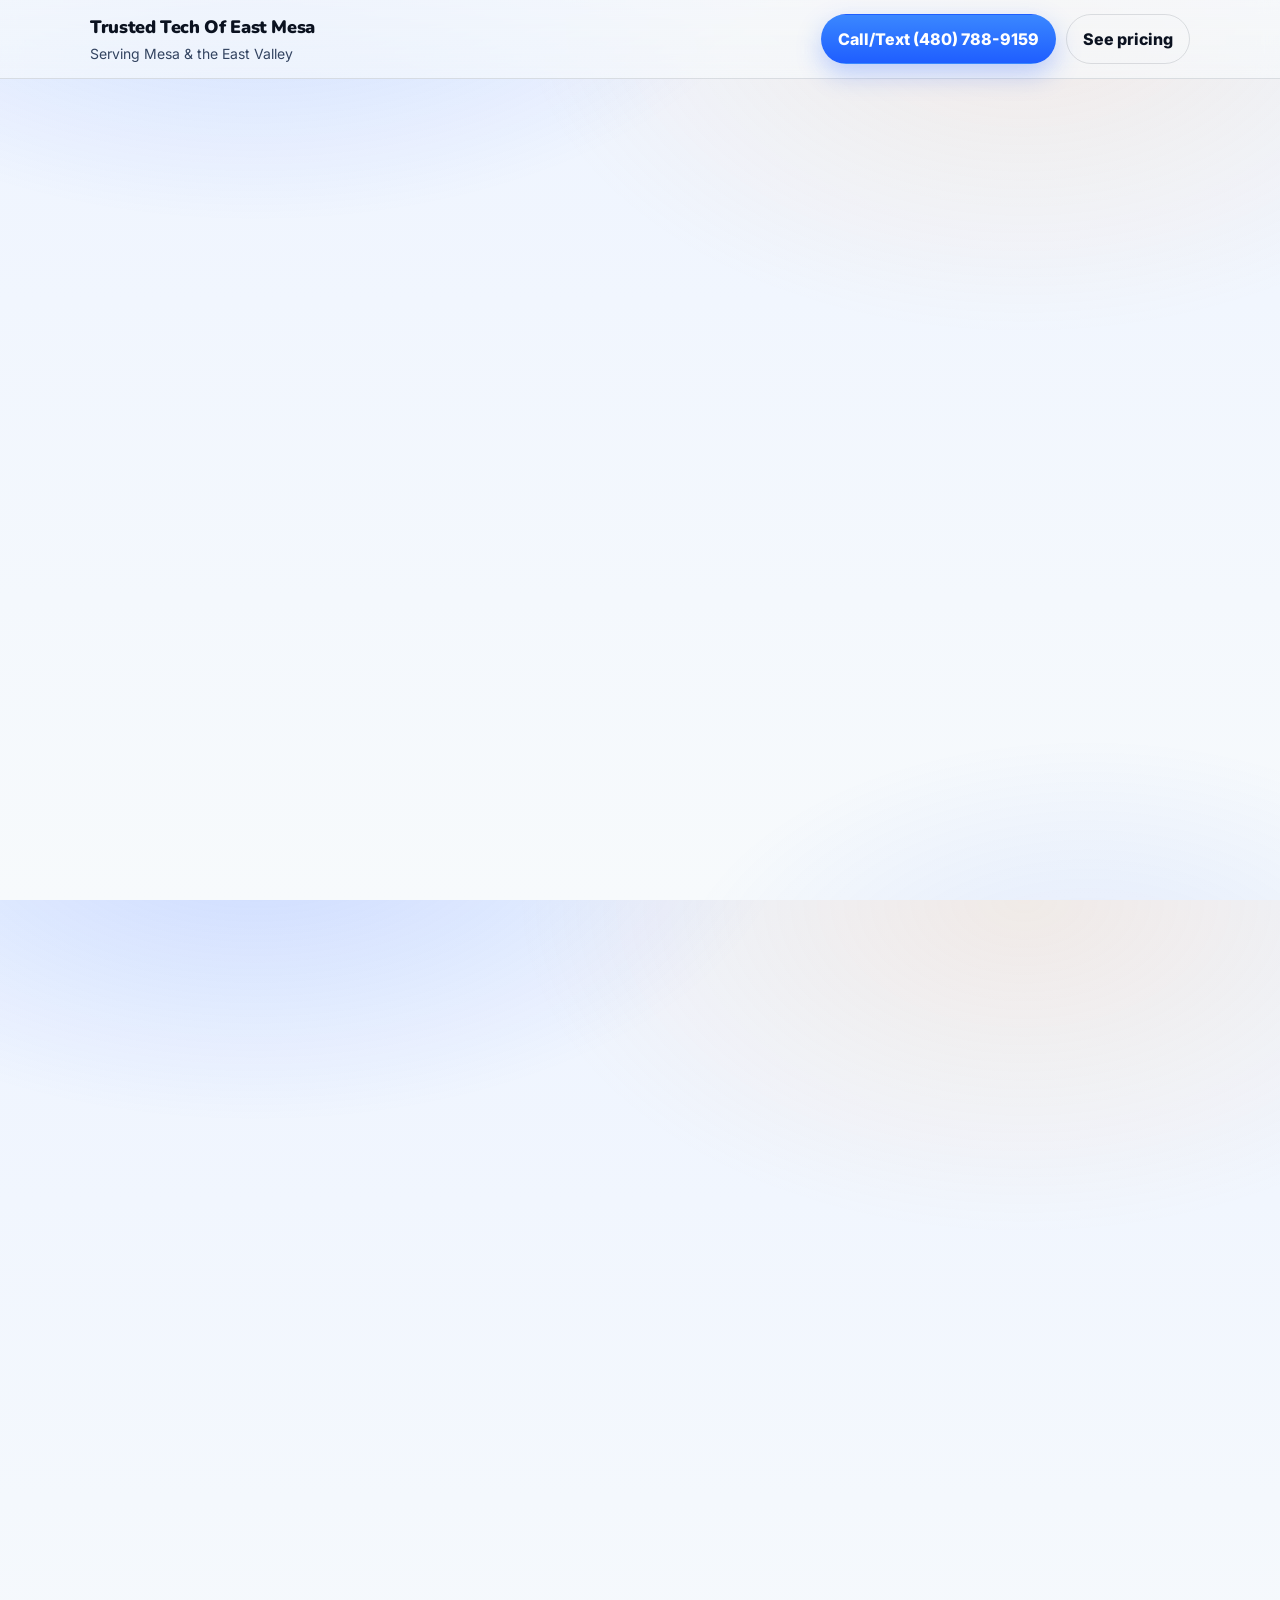
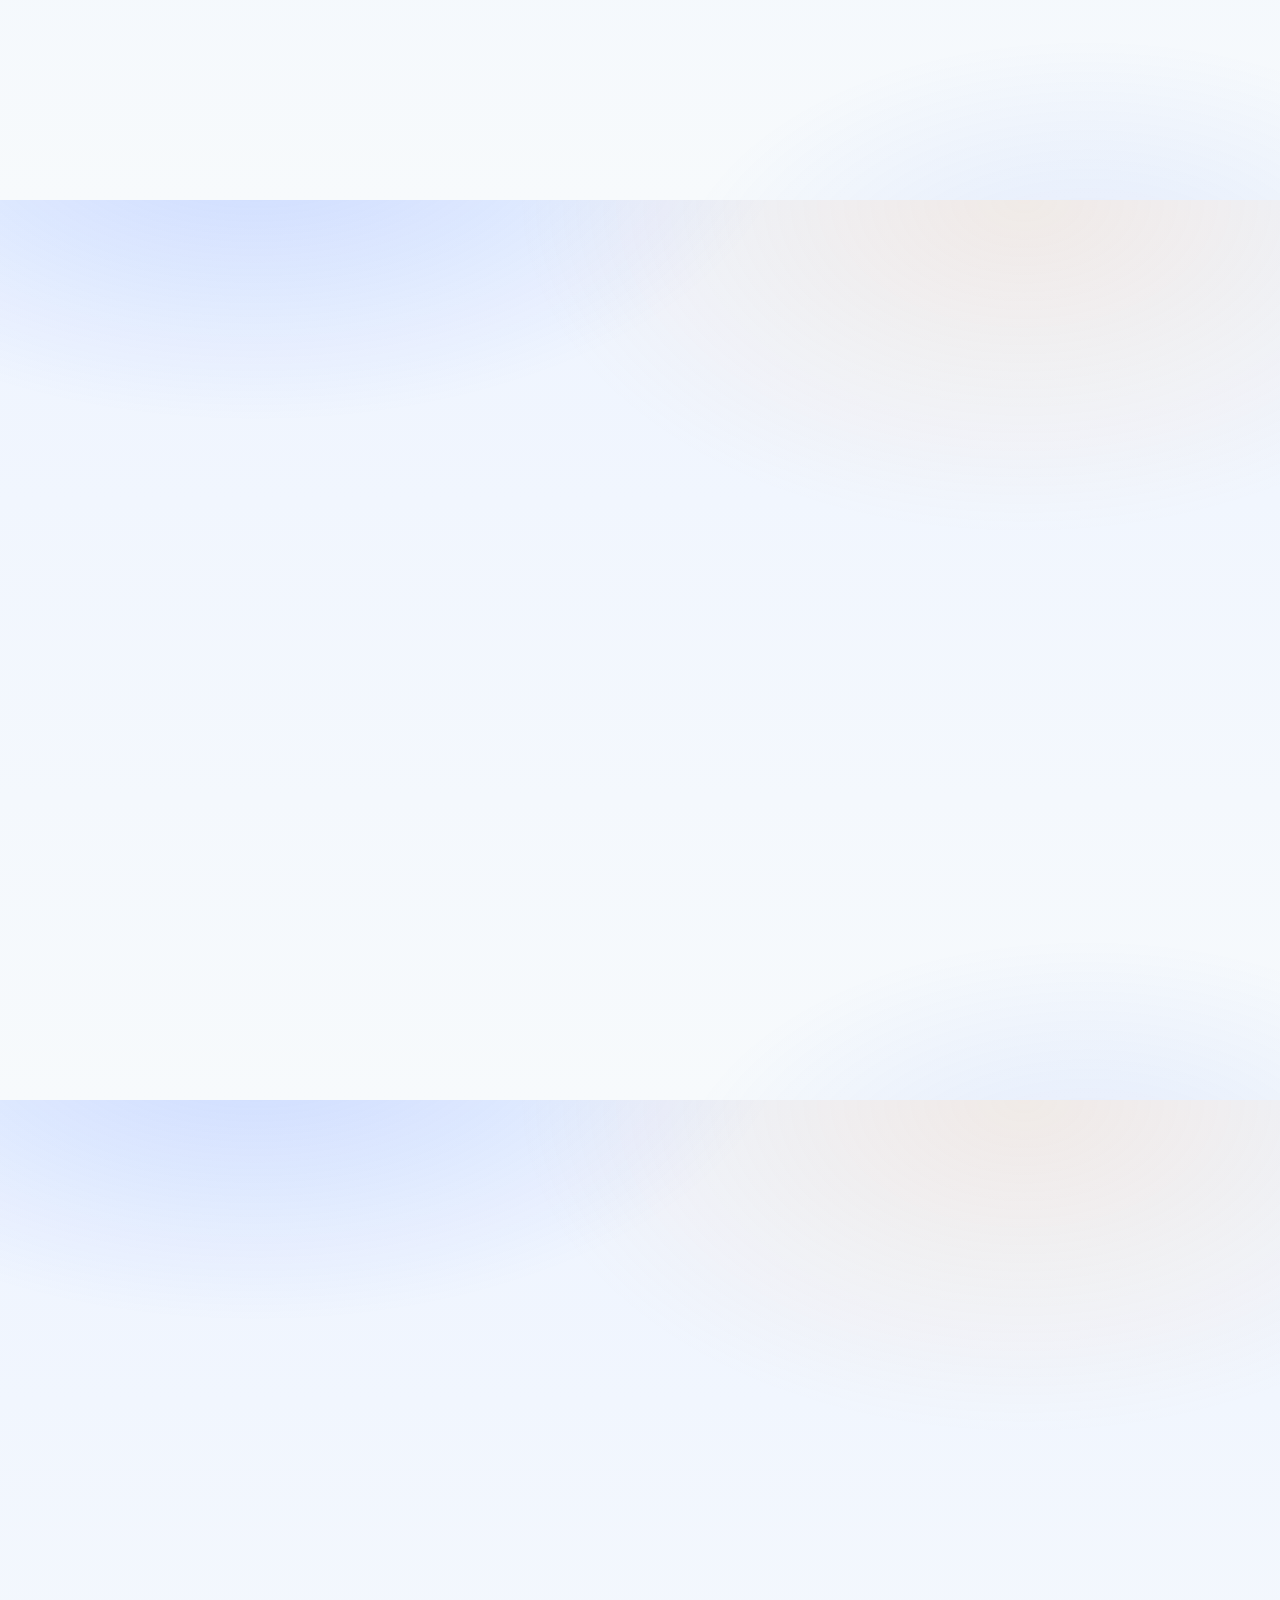
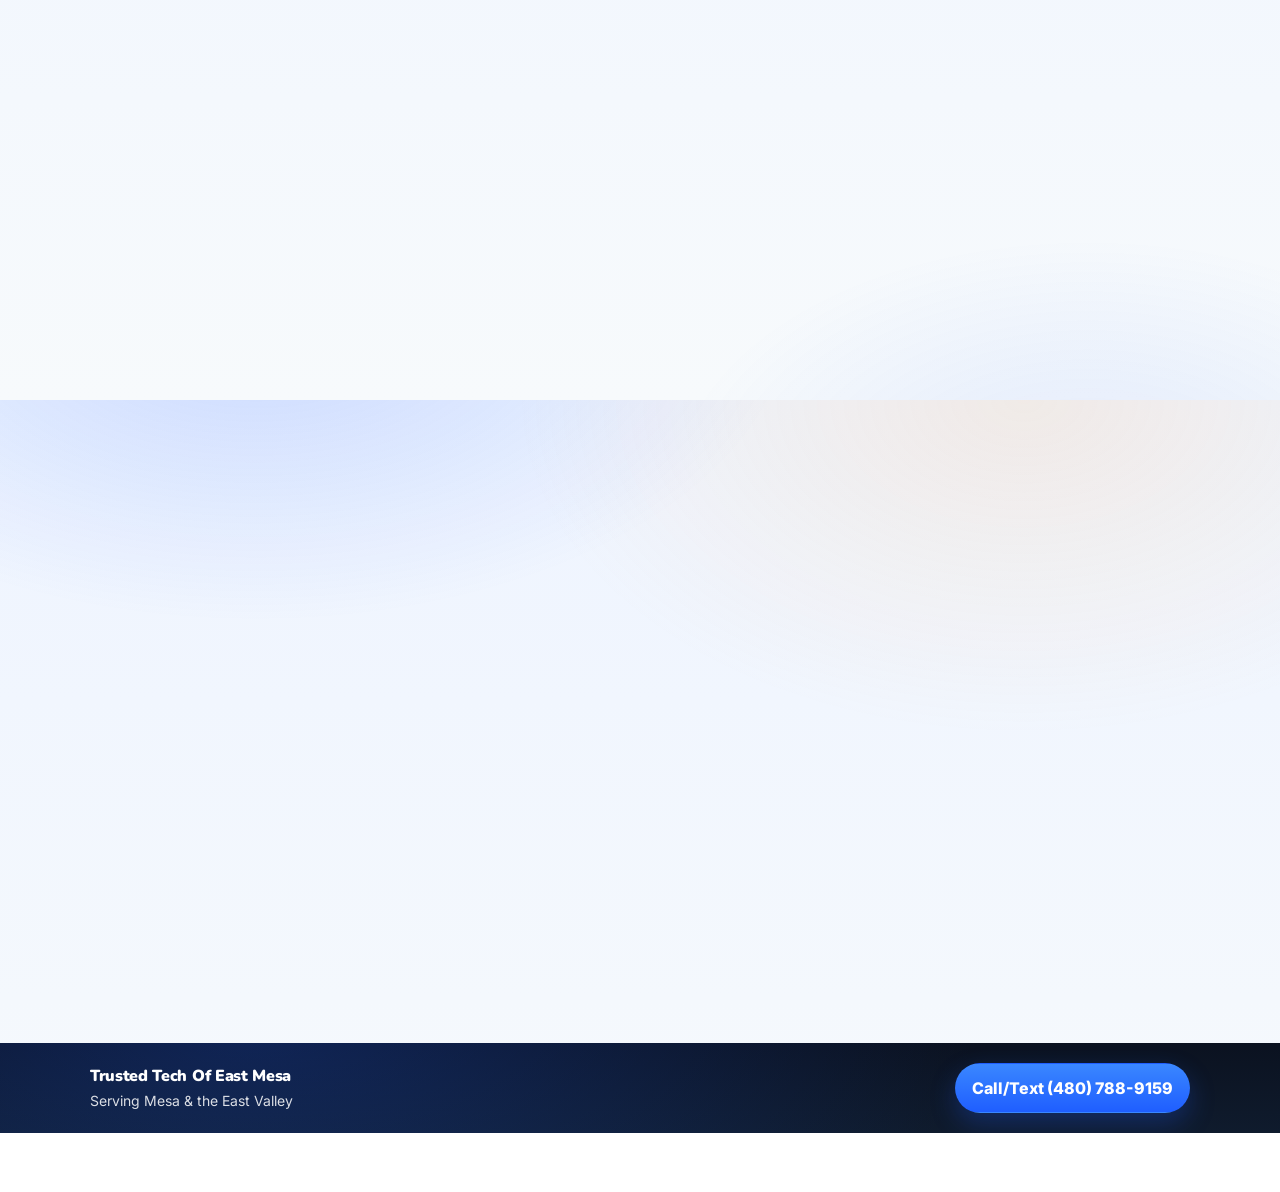
<file: index.html>
<!doctype html>
<html lang="en">
  <head>
    <meta charset="utf-8" />
    <meta name="viewport" content="width=device-width, initial-scale=1" />
    <title>Trusted Tech of East Mesa</title>
    <meta http-equiv="refresh" content="0; url=./site/" />
    <link rel="canonical" href="./site/" />
    <meta name="robots" content="noindex" />
    <style>
      body {
        font-family: system-ui, -apple-system, Segoe UI, Roboto, Arial, sans-serif;
        padding: 24px;
        line-height: 1.5;
      }
    </style>
  </head>
  <body>
    <p>
      Redirecting… If you’re not redirected,
      <a href="./site/">open the website here</a>.
    </p>
  </body>
</html>
</file>
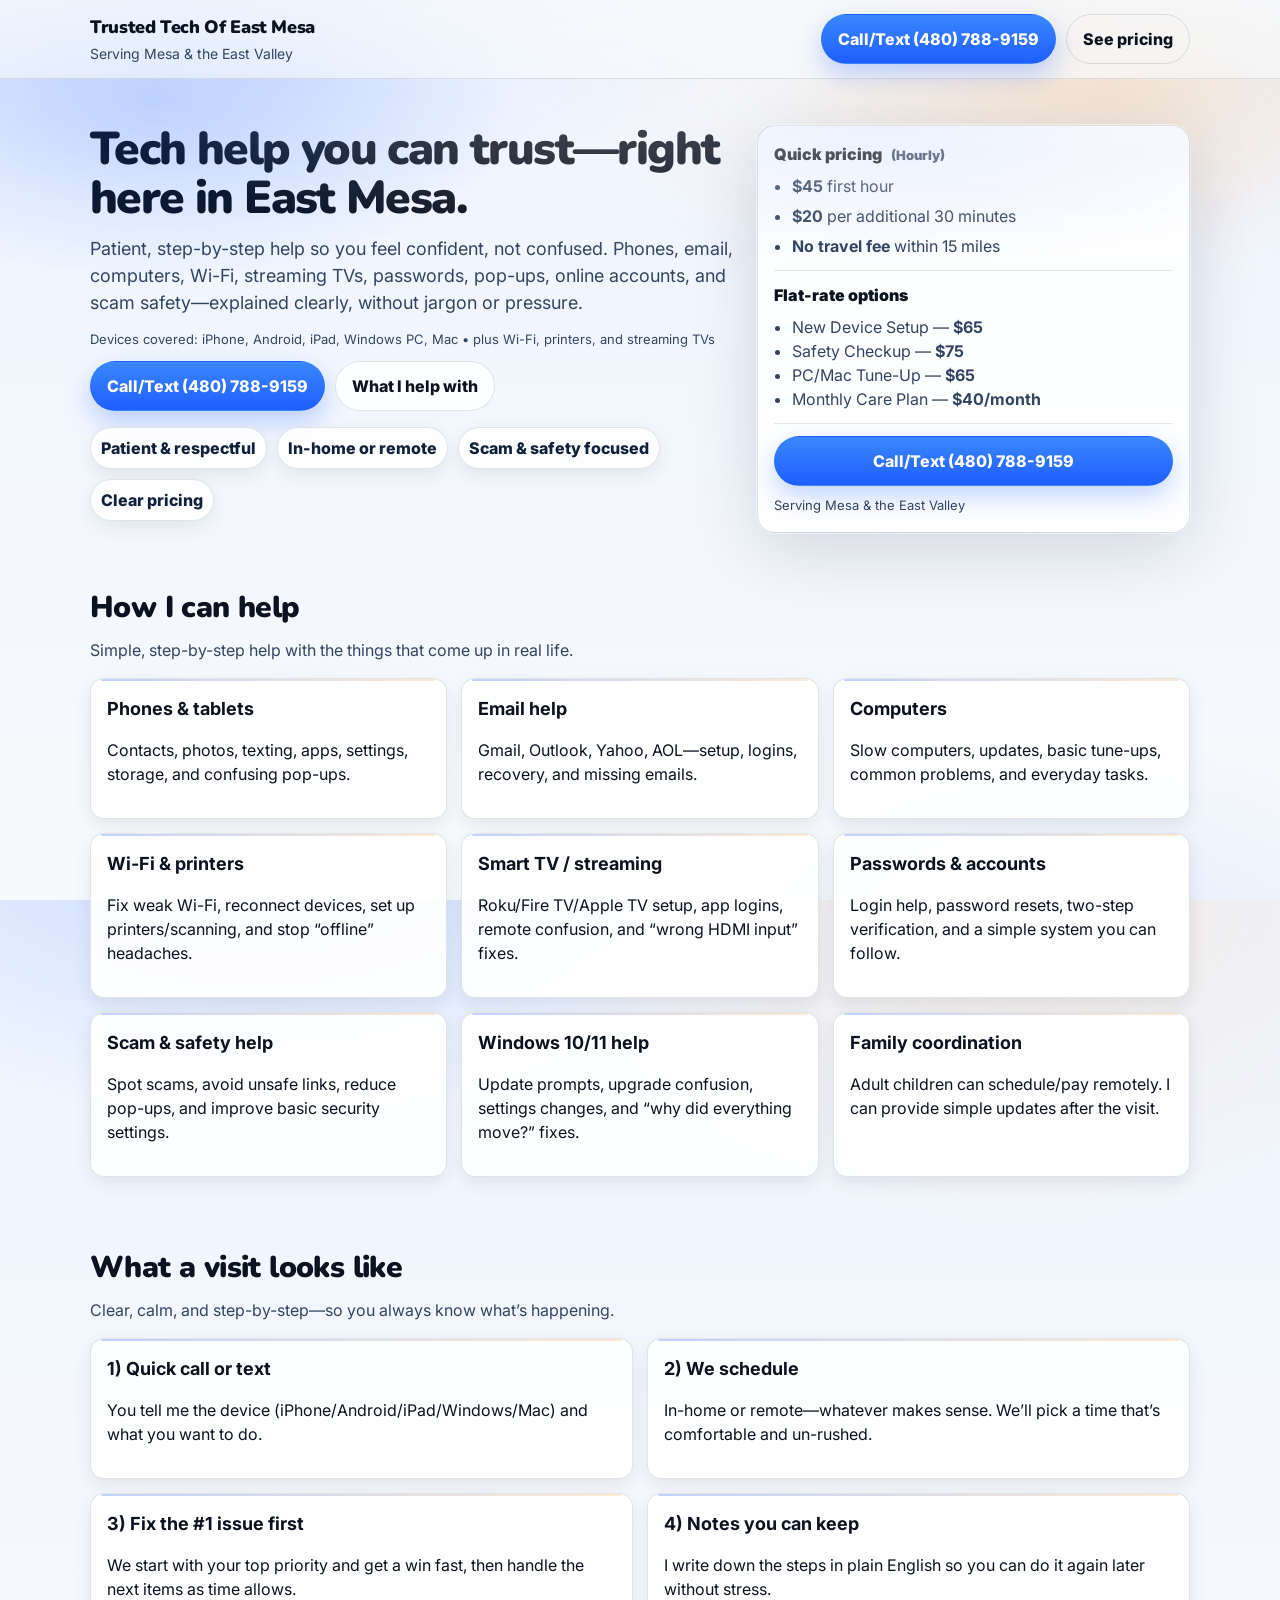
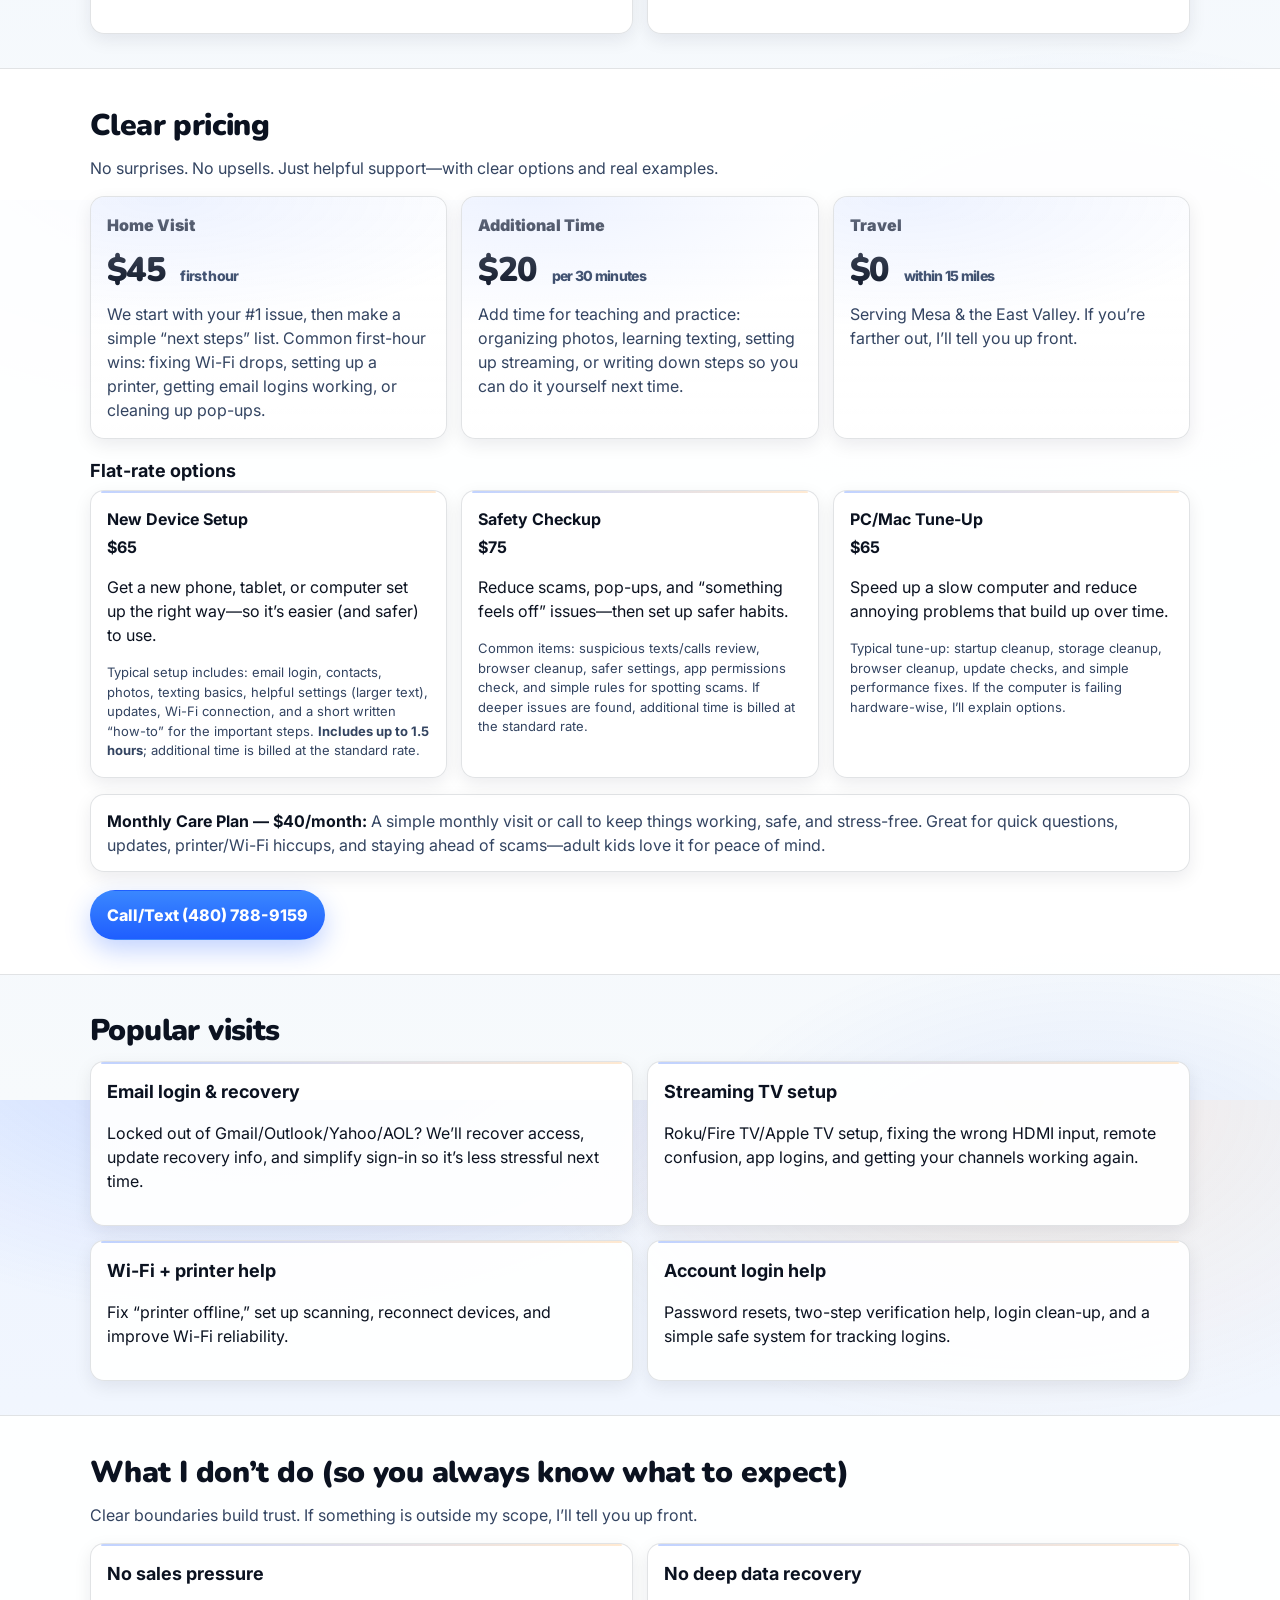
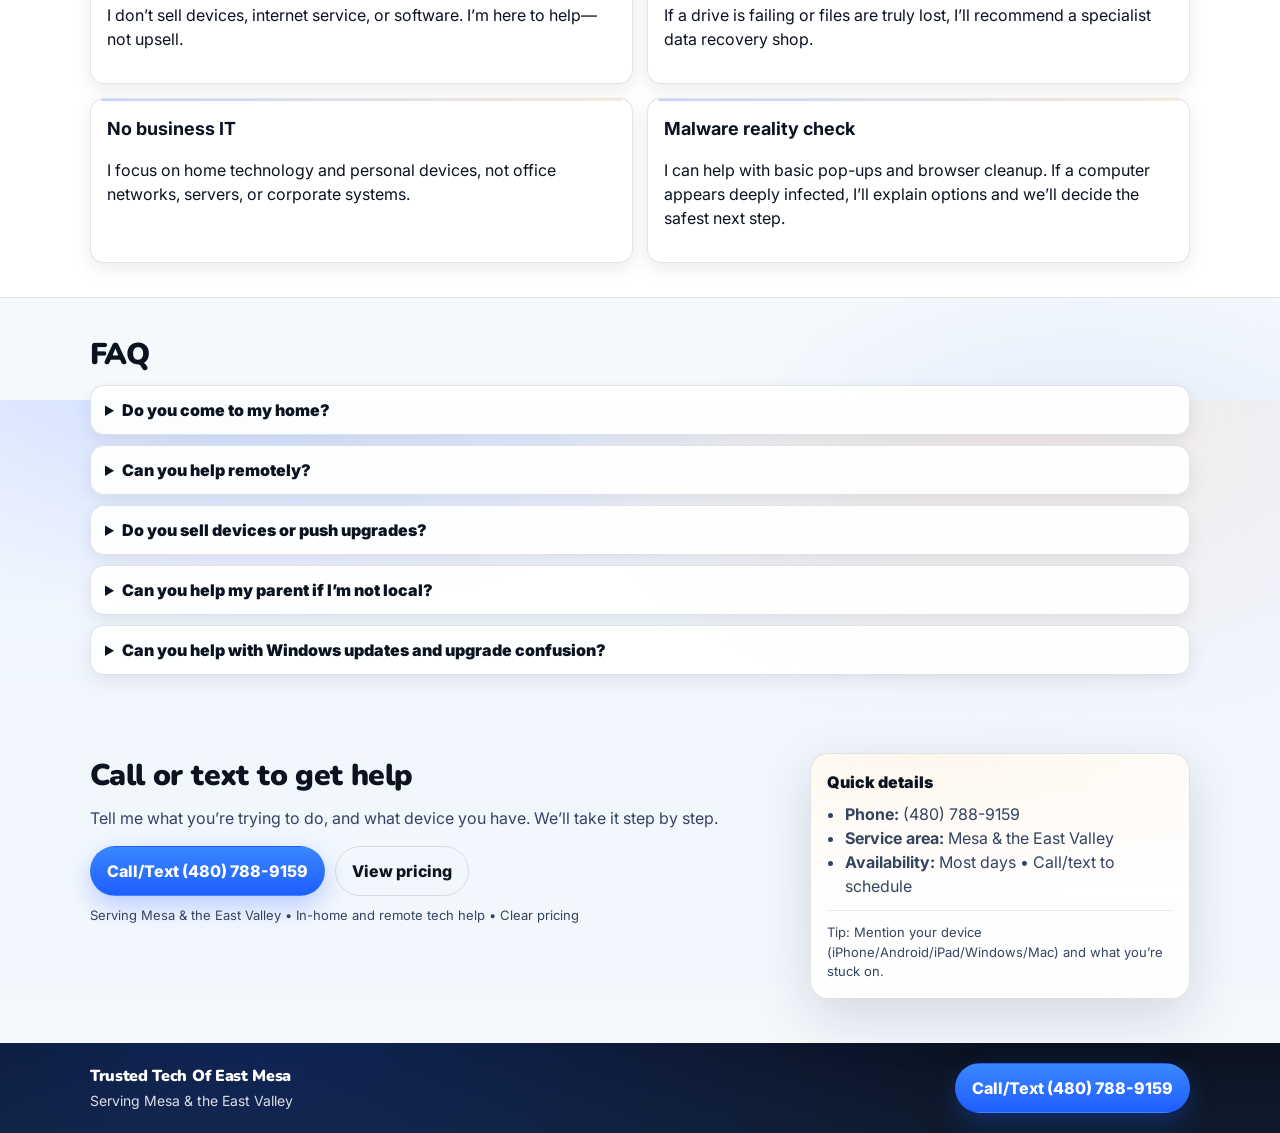
<file: site/index.html>
<!doctype html>
<html lang="en">
  <head>
    <meta charset="utf-8" />
    <meta name="viewport" content="width=device-width, initial-scale=1" />
    <title>Trusted Tech Of East Mesa | In-Home & Remote Tech Help</title>
    <meta
      name="description"
      content="Patient, in-home and remote tech help for older adults and families in Mesa & the East Valley. Phones, email, computers, Wi-Fi, streaming TVs, passwords, scam safety. Call/Text (480) 788-9159."
    />
    <meta name="theme-color" content="#1F5EFF" />

    <link rel="preconnect" href="https://fonts.googleapis.com" />
    <link rel="preconnect" href="https://fonts.gstatic.com" crossorigin />
    <link
      href="https://fonts.googleapis.com/css2?family=Inter:wght@400;500;600;700&family=Nunito:wght@600;700;800;900&display=swap"
      rel="stylesheet"
    />
    <link rel="stylesheet" href="./styles.css" />
    <script defer src="./motion.js"></script>

    <meta property="og:title" content="Trusted Tech Of East Mesa" />
    <meta
      property="og:description"
      content="Patient, in-home and remote tech help. Serving Mesa & the East Valley. Call/Text (480) 788-9159."
    />
    <meta property="og:type" content="website" />

    <script type="application/ld+json">
      {
        "@context": "https://schema.org",
        "@type": "LocalBusiness",
        "name": "Trusted Tech Of East Mesa",
        "telephone": "+14807889159",
        "areaServed": ["Mesa, AZ", "East Valley"],
        "priceRange": "$$",
        "slogan": "Serving Mesa & the East Valley",
        "description": "Patient, in-home and remote tech help for older adults and families. Phones, tablets, email, computers, Wi-Fi, printers, smart TVs, passwords, online accounts, scam safety.",
        "serviceType": [
          "In-home tech help",
          "Remote tech help",
          "Smartphone help",
          "Email help",
          "Computer help",
          "Wi-Fi and printer help",
          "Smart TV / streaming setup",
          "Password and account help",
          "Scam and safety checkups",
          "New device setup",
          "One-on-one lessons"
        ],
        "address": {
          "@type": "PostalAddress",
          "addressLocality": "Mesa",
          "addressRegion": "AZ",
          "addressCountry": "US"
        }
      }
    </script>
  </head>
  <body>
    <a class="skip-link" href="#main">Skip to content</a>

    <header class="site-header">
      <div class="container header-inner">
        <div class="brand">
          <div class="brand-name">Trusted Tech Of East Mesa</div>
          <div class="brand-tagline">Serving Mesa &amp; the East Valley</div>
        </div>

        <div class="header-cta">
          <a class="button primary" href="tel:+14807889159">Call/Text (480) 788-9159</a>
          <a class="button ghost" href="#pricing">See pricing</a>
        </div>
      </div>
    </header>

    <main id="main">
      <section class="hero" data-reveal>
        <div class="container hero-grid">
          <div>
            <h1>Tech help you can trust—right here in East Mesa.</h1>
            <p class="lead">
              Patient, step-by-step help so you feel confident, not confused. Phones, email, computers, Wi-Fi, streaming
              TVs, passwords, pop-ups, online accounts, and scam safety—explained clearly, without jargon or pressure.
            </p>
            <p class="micro">Devices covered: iPhone, Android, iPad, Windows PC, Mac • plus Wi-Fi, printers, and streaming TVs</p>
            <div class="hero-actions">
              <a class="button primary" href="tel:+14807889159">Call/Text (480) 788-9159</a>
              <a class="button secondary" href="#help">What I help with</a>
            </div>
            <div class="trust-points" aria-label="Key benefits">
              <div class="pill">Patient &amp; respectful</div>
              <div class="pill">In-home or remote</div>
              <div class="pill">Scam &amp; safety focused</div>
              <div class="pill">Clear pricing</div>
            </div>
          </div>

          <aside class="hero-card" aria-label="Quick info">
            <div class="card-title">Quick pricing <span class="muted-inline">(Hourly)</span></div>
            <ul class="checklist">
              <li><strong>$45</strong> first hour</li>
              <li><strong>$20</strong> per additional 30 minutes</li>
              <li><strong>No travel fee</strong> within 15 miles</li>
            </ul>
            <div class="divider"></div>
            <div class="card-title">Flat-rate options</div>
            <ul class="list">
              <li>New Device Setup — <strong>$65</strong></li>
              <li>Safety Checkup — <strong>$75</strong></li>
              <li>PC/Mac Tune-Up — <strong>$65</strong></li>
              <li>Monthly Care Plan — <strong>$40/month</strong></li>
            </ul>
            <div class="divider"></div>
            <a class="button primary full" href="tel:+14807889159">Call/Text (480) 788-9159</a>
            <p class="micro">Serving Mesa &amp; the East Valley</p>
          </aside>
        </div>
      </section>

      <section id="help" class="section" data-reveal>
        <div class="container">
          <h2>How I can help</h2>
          <p class="subhead">Simple, step-by-step help with the things that come up in real life.</p>

          <div class="grid cards">
            <div class="card">
              <h3>Phones &amp; tablets</h3>
              <p>Contacts, photos, texting, apps, settings, storage, and confusing pop-ups.</p>
            </div>
            <div class="card">
              <h3>Email help</h3>
              <p>Gmail, Outlook, Yahoo, AOL—setup, logins, recovery, and missing emails.</p>
            </div>
            <div class="card">
              <h3>Computers</h3>
              <p>Slow computers, updates, basic tune-ups, common problems, and everyday tasks.</p>
            </div>
            <div class="card">
              <h3>Wi-Fi &amp; printers</h3>
              <p>Fix weak Wi-Fi, reconnect devices, set up printers/scanning, and stop “offline” headaches.</p>
            </div>
            <div class="card">
              <h3>Smart TV / streaming</h3>
              <p>Roku/Fire TV/Apple TV setup, app logins, remote confusion, and “wrong HDMI input” fixes.</p>
            </div>
            <div class="card">
              <h3>Passwords &amp; accounts</h3>
              <p>Login help, password resets, two-step verification, and a simple system you can follow.</p>
            </div>
            <div class="card">
              <h3>Scam &amp; safety help</h3>
              <p>Spot scams, avoid unsafe links, reduce pop-ups, and improve basic security settings.</p>
            </div>
            <div class="card">
              <h3>Windows 10/11 help</h3>
              <p>Update prompts, upgrade confusion, settings changes, and “why did everything move?” fixes.</p>
            </div>
            <div class="card">
              <h3>Family coordination</h3>
              <p>Adult children can schedule/pay remotely. I can provide simple updates after the visit.</p>
            </div>
          </div>
        </div>
      </section>

      <section class="section" data-reveal>
        <div class="container">
          <h2>What a visit looks like</h2>
          <p class="subhead">Clear, calm, and step-by-step—so you always know what’s happening.</p>
          <div class="grid two">
            <div class="card">
              <h3>1) Quick call or text</h3>
              <p>You tell me the device (iPhone/Android/iPad/Windows/Mac) and what you want to do.</p>
            </div>
            <div class="card">
              <h3>2) We schedule</h3>
              <p>In-home or remote—whatever makes sense. We’ll pick a time that’s comfortable and un-rushed.</p>
            </div>
            <div class="card">
              <h3>3) Fix the #1 issue first</h3>
              <p>We start with your top priority and get a win fast, then handle the next items as time allows.</p>
            </div>
            <div class="card">
              <h3>4) Notes you can keep</h3>
              <p>I write down the steps in plain English so you can do it again later without stress.</p>
            </div>
          </div>
        </div>
      </section>

      <section id="pricing" class="section alt" data-reveal>
        <div class="container">
          <h2>Clear pricing</h2>
          <p class="subhead">No surprises. No upsells. Just helpful support—with clear options and real examples.</p>

          <div class="grid three">
            <div class="price-card">
              <div class="price-title">Home Visit</div>
              <div class="price-amount">$45 <span>first hour</span></div>
              <p class="price-note">
                We start with your #1 issue, then make a simple “next steps” list. Common first-hour wins: fixing Wi-Fi
                drops, setting up a printer, getting email logins working, or cleaning up pop-ups.
              </p>
            </div>
            <div class="price-card">
              <div class="price-title">Additional Time</div>
              <div class="price-amount">$20 <span>per 30 minutes</span></div>
              <p class="price-note">
                Add time for teaching and practice: organizing photos, learning texting, setting up streaming, or writing
                down steps so you can do it yourself next time.
              </p>
            </div>
            <div class="price-card">
              <div class="price-title">Travel</div>
              <div class="price-amount">$0 <span>within 15 miles</span></div>
              <p class="price-note">Serving Mesa &amp; the East Valley. If you’re farther out, I’ll tell you up front.</p>
            </div>
          </div>

          <h3 class="mt">Flat-rate options</h3>
          <div class="grid three">
            <div class="card">
              <h4>New Device Setup</h4>
              <p class="price-inline"><strong>$65</strong></p>
              <p>Get a new phone, tablet, or computer set up the right way—so it’s easier (and safer) to use.</p>
              <p class="micro">
                Typical setup includes: email login, contacts, photos, texting basics, helpful settings (larger text),
                updates, Wi-Fi connection, and a short written “how-to” for the important steps.
                <strong>Includes up to 1.5 hours</strong>; additional time is billed at the standard rate.
              </p>
            </div>
            <div class="card">
              <h4>Safety Checkup</h4>
              <p class="price-inline"><strong>$75</strong></p>
              <p>Reduce scams, pop-ups, and “something feels off” issues—then set up safer habits.</p>
              <p class="micro">
                Common items: suspicious texts/calls review, browser cleanup, safer settings, app permissions check, and
                simple rules for spotting scams. If deeper issues are found, additional time is billed at the standard
                rate.
              </p>
            </div>
            <div class="card">
              <h4>PC/Mac Tune-Up</h4>
              <p class="price-inline"><strong>$65</strong></p>
              <p>Speed up a slow computer and reduce annoying problems that build up over time.</p>
              <p class="micro">
                Typical tune-up: startup cleanup, storage cleanup, browser cleanup, update checks, and simple performance
                fixes. If the computer is failing hardware-wise, I’ll explain options.
              </p>
            </div>
          </div>

          <div class="family-callout" aria-label="Monthly plan">
            <strong>Monthly Care Plan — $40/month:</strong> A simple monthly visit or call to keep things working, safe, and
            stress-free. Great for quick questions, updates, printer/Wi-Fi hiccups, and staying ahead of scams—adult kids
            love it for peace of mind.
          </div>

          <div class="section-cta">
            <a class="button primary" href="tel:+14807889159">Call/Text (480) 788-9159</a>
          </div>
        </div>
      </section>

      <section class="section" data-reveal>
        <div class="container">
          <h2>Popular visits</h2>
          <div class="grid two">
            <div class="card">
              <h3>Email login &amp; recovery</h3>
              <p>
                Locked out of Gmail/Outlook/Yahoo/AOL? We’ll recover access, update recovery info, and simplify sign-in so
                it’s less stressful next time.
              </p>
            </div>
            <div class="card">
              <h3>Streaming TV setup</h3>
              <p>
                Roku/Fire TV/Apple TV setup, fixing the wrong HDMI input, remote confusion, app logins, and getting your
                channels working again.
              </p>
            </div>
            <div class="card">
              <h3>Wi-Fi + printer help</h3>
              <p>Fix “printer offline,” set up scanning, reconnect devices, and improve Wi-Fi reliability.</p>
            </div>
            <div class="card">
              <h3>Account login help</h3>
              <p>Password resets, two-step verification help, login clean-up, and a simple safe system for tracking logins.</p>
            </div>
          </div>
        </div>
      </section>

      <section class="section alt" data-reveal>
        <div class="container">
          <h2>What I don’t do (so you always know what to expect)</h2>
          <p class="subhead">Clear boundaries build trust. If something is outside my scope, I’ll tell you up front.</p>
          <div class="grid two">
            <div class="card">
              <h3>No sales pressure</h3>
              <p>I don’t sell devices, internet service, or software. I’m here to help—not upsell.</p>
            </div>
            <div class="card">
              <h3>No deep data recovery</h3>
              <p>If a drive is failing or files are truly lost, I’ll recommend a specialist data recovery shop.</p>
            </div>
            <div class="card">
              <h3>No business IT</h3>
              <p>I focus on home technology and personal devices, not office networks, servers, or corporate systems.</p>
            </div>
            <div class="card">
              <h3>Malware reality check</h3>
              <p>
                I can help with basic pop-ups and browser cleanup. If a computer appears deeply infected, I’ll explain
                options and we’ll decide the safest next step.
              </p>
            </div>
          </div>
        </div>
      </section>

      <section id="faq" class="section" data-reveal>
        <div class="container">
          <h2>FAQ</h2>
          <div class="faq">
            <details>
              <summary>Do you come to my home?</summary>
              <div class="faq-body">Yes. I offer in-home help and also remote help when it makes sense.</div>
            </details>
            <details>
              <summary>Can you help remotely?</summary>
              <div class="faq-body">Yes. For many issues, remote help can be a fast and easy option.</div>
            </details>
            <details>
              <summary>Do you sell devices or push upgrades?</summary>
              <div class="faq-body">No. No pressure—just help. I’ll explain your options clearly.</div>
            </details>
            <details>
              <summary>Can you help my parent if I’m not local?</summary>
              <div class="faq-body">Yes. Adult children can schedule and pay remotely, and I can provide simple updates after the visit.</div>
            </details>
            <details>
              <summary>Can you help with Windows updates and upgrade confusion?</summary>
              <div class="faq-body">Yes. I can help with Windows 10/11 update prompts, settings changes, and keeping things running smoothly.</div>
            </details>
          </div>
        </div>
      </section>

      <section id="contact" class="section contact" data-reveal>
        <div class="container contact-inner">
          <div>
            <h2>Call or text to get help</h2>
            <p class="subhead">Tell me what you’re trying to do, and what device you have. We’ll take it step by step.</p>
            <div class="contact-actions">
              <a class="button primary" href="tel:+14807889159">Call/Text (480) 788-9159</a>
              <a class="button ghost" href="#pricing">View pricing</a>
            </div>
            <p class="micro">Serving Mesa &amp; the East Valley • In-home and remote tech help • Clear pricing</p>
          </div>
          <div class="contact-card" aria-label="Quick contact">
            <div class="card-title">Quick details</div>
            <ul class="list">
              <li><strong>Phone:</strong> (480) 788-9159</li>
              <li><strong>Service area:</strong> Mesa &amp; the East Valley</li>
              <li><strong>Availability:</strong> Most days • Call/text to schedule</li>
            </ul>
            <div class="divider"></div>
            <p class="micro">Tip: Mention your device (iPhone/Android/iPad/Windows/Mac) and what you’re stuck on.</p>
          </div>
        </div>
      </section>
    </main>

    <footer class="site-footer">
      <div class="container footer-inner">
        <div>
          <div class="footer-name">Trusted Tech Of East Mesa</div>
          <div class="footer-tagline">Serving Mesa &amp; the East Valley</div>
        </div>
        <div class="footer-cta">
          <a class="button primary" href="tel:+14807889159">Call/Text (480) 788-9159</a>
        </div>
      </div>
    </footer>
  </body>
</html>
</file>
<file: site/styles.css>
:root {
  /* Palette A (Trust Blue + Warm Support) */
  --primary: #1f5eff;
  --primary-2: #2b7bff;
  --primary-dark: #1146d6;
  --accent: #ffb15c;
  --accent-2: #ffd6a3;

  /* Neutral scale */
  --ink: #0b1220;
  --ink-2: #12213a;
  --muted: #334461;
  --muted-2: #4a5b78;
  --border: rgba(15, 27, 45, 0.12);
  --border-strong: rgba(15, 27, 45, 0.18);
  --ring: rgba(31, 94, 255, 0.22);

  /* Background + surfaces */
  --bg: #f7fafc;
  --bg-2: #eef4ff;
  --card: rgba(255, 255, 255, 0.92);
  --card-solid: #ffffff;
  --glass: rgba(255, 255, 255, 0.72);

  /* Shadows */
  --shadow-sm: 0 6px 18px rgba(11, 18, 32, 0.08);
  --shadow: 0 14px 40px rgba(11, 18, 32, 0.1);
  --shadow-strong: 0 18px 55px rgba(11, 18, 32, 0.14);
  --shadow-glow: 0 0 0 1px rgba(255, 255, 255, 0.45), 0 18px 70px rgba(11, 18, 32, 0.14);

  /* Radii */
  --radius: 18px;
  --radius-sm: 14px;

  /* Motion */
  --ease: cubic-bezier(0.2, 0.8, 0.2, 1);
  --fast: 140ms;
  --med: 260ms;

  /* Focus ring */
  --focus: 0 0 0 4px var(--ring);
}

* {
  box-sizing: border-box;
}

html,
body {
  height: 100%;
}

body {
  margin: 0;
  font-family: Inter, system-ui, -apple-system, Segoe UI, Roboto, Arial, sans-serif;
  color: var(--ink);
  background: radial-gradient(900px 520px at 20% -10%, rgba(31, 94, 255, 0.18), transparent 60%),
    radial-gradient(820px 540px at 80% 0%, rgba(255, 177, 92, 0.15), transparent 62%),
    radial-gradient(700px 420px at 85% 110%, rgba(31, 94, 255, 0.1), transparent 60%),
    linear-gradient(180deg, var(--bg-2), var(--bg));
  line-height: 1.5;
}

img {
  max-width: 100%;
}

.container {
  width: min(1100px, calc(100% - 32px));
  margin: 0 auto;
}

.skip-link {
  position: absolute;
  left: -999px;
  top: 10px;
  background: #fff;
  color: #000;
  padding: 10px 12px;
  border-radius: 10px;
  border: 2px solid var(--primary);
  z-index: 1000;
}
.skip-link:focus {
  left: 16px;
}

.site-header {
  position: sticky;
  top: 0;
  background: linear-gradient(180deg, rgba(247, 250, 252, 0.78), rgba(247, 250, 252, 0.62));
  backdrop-filter: blur(10px);
  border-bottom: 1px solid var(--border);
  z-index: 10;
}

.header-inner {
  padding: 14px 0;
  display: flex;
  gap: 16px;
  align-items: center;
  justify-content: space-between;
  flex-wrap: wrap;
}

.brand-name {
  font-family: Nunito, Inter, system-ui, sans-serif;
  font-weight: 900;
  letter-spacing: -0.02em;
  font-size: 18px;
}

.brand-tagline {
  color: var(--muted);
  font-size: 14px;
  margin-top: 2px;
}

.header-cta {
  display: flex;
  gap: 10px;
  flex-wrap: wrap;
}

.button {
  display: inline-flex;
  align-items: center;
  justify-content: center;
  gap: 10px;
  padding: 12px 16px;
  border-radius: 999px;
  border: 1px solid transparent;
  text-decoration: none;
  font-weight: 800;
  color: var(--ink);
  background: rgba(255, 255, 255, 0.9);
  box-shadow: none;
  transition: transform var(--fast) var(--ease), background var(--fast) var(--ease), border-color var(--fast) var(--ease),
    box-shadow var(--fast) var(--ease);
}
.button:hover {
  transform: translateY(-1px);
  box-shadow: 0 16px 30px rgba(11, 18, 32, 0.12);
}
.button:active {
  transform: translateY(0px);
}
.button.primary {
  background: linear-gradient(180deg, #3a87ff, var(--primary));
  color: #fff;
  box-shadow: 0 10px 26px rgba(31, 94, 255, 0.28);
}
.button.primary:hover {
  background: linear-gradient(180deg, #5d9dff, var(--primary-dark));
}
.button.secondary {
  background: rgba(255, 255, 255, 0.92);
  border-color: var(--border);
}
.button.ghost {
  background: transparent;
  border-color: var(--border);
}
.button.full {
  width: 100%;
}

.button:focus-visible,
.faq summary:focus-visible {
  outline: none;
  box-shadow: var(--focus);
}

.hero {
  position: relative;
  padding: 46px 0 18px;
}
.hero::before {
  content: "";
  position: absolute;
  inset: -120px 0 auto 0;
  height: 360px;
  pointer-events: none;
  background: radial-gradient(520px 260px at 12% 40%, rgba(31, 94, 255, 0.22), transparent 70%),
    radial-gradient(460px 240px at 86% 35%, rgba(255, 177, 92, 0.22), transparent 70%),
    radial-gradient(900px 420px at 50% 0%, rgba(255, 255, 255, 0.55), transparent 72%);
  opacity: 0.85;
  filter: blur(0px);
}

.hero-grid {
  display: grid;
  grid-template-columns: 1.2fr 0.8fr;
  gap: 18px;
  align-items: start;
}

h1 {
  font-family: Nunito, Inter, system-ui, sans-serif;
  font-weight: 900;
  letter-spacing: -0.035em;
  line-height: 1.06;
  margin: 0 0 12px;
  font-size: clamp(30px, 4vw, 46px);
}

h2 {
  font-family: Nunito, Inter, system-ui, sans-serif;
  font-weight: 900;
  letter-spacing: -0.02em;
  margin: 0 0 8px;
  font-size: clamp(22px, 2.4vw, 30px);
}

h3 {
  margin: 0 0 6px;
  font-size: 18px;
}

h4 {
  margin: 0 0 4px;
  font-size: 16px;
}

.lead {
  margin: 0 0 14px;
  color: var(--muted);
  font-size: 18px;
  max-width: 62ch;
}

.hero-actions {
  display: flex;
  gap: 10px;
  flex-wrap: wrap;
  margin: 12px 0 16px;
}

.trust-points {
  display: flex;
  flex-wrap: wrap;
  gap: 10px;
  margin-top: 6px;
}

.pill {
  background: rgba(255, 255, 255, 0.85);
  border: 1px solid var(--border);
  border-radius: 999px;
  padding: 8px 10px;
  font-weight: 800;
  color: var(--ink-2);
  box-shadow: var(--shadow-sm);
  transition: transform var(--fast) var(--ease), box-shadow var(--fast) var(--ease);
}
.pill:hover {
  transform: translateY(-1px);
  box-shadow: var(--shadow);
}

.hero-card {
  position: relative;
  background: radial-gradient(900px 260px at 30% 0%, rgba(31, 94, 255, 0.12), transparent 55%),
    linear-gradient(180deg, rgba(255, 255, 255, 0.96), rgba(255, 255, 255, 0.88));
  border: 1px solid var(--border);
  border-radius: var(--radius);
  padding: 16px;
  box-shadow: var(--shadow-glow);
  transition: transform var(--med) var(--ease), box-shadow var(--med) var(--ease);
  overflow: hidden;
}
.hero-card::before {
  content: "";
  position: absolute;
  inset: 0;
  pointer-events: none;
  background: linear-gradient(180deg, rgba(255, 255, 255, 0.45), transparent 30%);
  opacity: 0.8;
}
.hero-card:hover {
  transform: translateY(-2px);
  box-shadow: 0 22px 70px rgba(11, 18, 32, 0.16);
}

.card-title {
  font-weight: 900;
  margin-bottom: 8px;
}

.divider {
  height: 1px;
  background: rgba(15, 27, 45, 0.1);
  margin: 12px 0;
}

.checklist,
.list {
  margin: 0;
  padding-left: 18px;
  color: var(--muted);
}

.checklist li {
  margin: 6px 0;
}

.micro {
  margin: 10px 0 0;
  color: var(--muted);
  font-size: 13px;
}

.muted-inline {
  color: var(--muted);
  font-weight: 900;
  font-size: 13px;
  margin-left: 6px;
}

.section {
  padding: 34px 0;
}

.section.alt {
  background: rgba(255, 255, 255, 0.92);
  border-top: 1px solid var(--border);
  border-bottom: 1px solid var(--border);
}

.subhead {
  margin: 0 0 16px;
  color: var(--muted);
  font-size: 16px;
  max-width: 70ch;
}

.grid {
  display: grid;
  gap: 14px;
}

.grid.cards {
  grid-template-columns: repeat(3, minmax(0, 1fr));
}

.grid.two {
  grid-template-columns: repeat(2, minmax(0, 1fr));
}

.grid.three {
  grid-template-columns: repeat(3, minmax(0, 1fr));
}

.card {
  position: relative;
  background: var(--card);
  border: 1px solid var(--border);
  border-radius: var(--radius-sm);
  padding: 16px;
  box-shadow: var(--shadow-sm);
  overflow: hidden;
  transition: transform var(--med) var(--ease), box-shadow var(--med) var(--ease), border-color var(--med) var(--ease);
}
.card::before {
  content: "";
  position: absolute;
  left: 10px;
  right: 10px;
  top: 0;
  height: 2px;
  border-radius: 999px;
  background: linear-gradient(90deg, rgba(31, 94, 255, 0.5), rgba(255, 177, 92, 0.5));
  opacity: 0.55;
}
.card:hover {
  transform: translateY(-2px);
  box-shadow: var(--shadow);
  border-color: rgba(31, 94, 255, 0.18);
}

.price-card {
  position: relative;
  background: linear-gradient(180deg, rgba(255, 255, 255, 0.96), rgba(255, 255, 255, 0.9));
  border: 1px solid var(--border);
  border-radius: var(--radius-sm);
  padding: 16px;
  box-shadow: var(--shadow-sm);
  overflow: hidden;
  transition: transform var(--med) var(--ease), box-shadow var(--med) var(--ease), border-color var(--med) var(--ease);
}
.price-card::before {
  content: "";
  position: absolute;
  inset: 0;
  pointer-events: none;
  background: radial-gradient(600px 220px at 20% 0%, rgba(31, 94, 255, 0.08), transparent 60%),
    linear-gradient(180deg, rgba(255, 255, 255, 0.45), transparent 40%);
}
.price-card:hover {
  transform: translateY(-2px);
  box-shadow: var(--shadow);
  border-color: rgba(31, 94, 255, 0.18);
}

.price-title {
  font-weight: 900;
  color: var(--ink);
  margin-bottom: 8px;
}

.price-amount {
  font-family: Nunito, Inter, system-ui, sans-serif;
  font-weight: 900;
  font-size: 34px;
  letter-spacing: -0.02em;
  margin-bottom: 6px;
}

.price-amount span {
  font-family: Inter, system-ui, sans-serif;
  font-weight: 800;
  font-size: 14px;
  color: var(--muted);
  margin-left: 6px;
}

.price-note {
  margin: 0;
  color: var(--muted);
}

.price-inline {
  margin: 4px 0 8px;
}

.mt {
  margin-top: 18px;
}

.section-cta {
  margin-top: 18px;
}

.family-callout {
  margin-top: 16px;
  background: rgba(255, 255, 255, 0.92);
  border: 1px solid var(--border);
  border-radius: var(--radius-sm);
  padding: 14px 16px;
  color: var(--muted);
  box-shadow: var(--shadow-sm);
}
.family-callout strong {
  color: var(--ink);
}

.faq details {
  background: var(--card);
  border: 1px solid var(--border);
  border-radius: var(--radius-sm);
  padding: 12px 14px;
  margin-bottom: 10px;
  box-shadow: var(--shadow-sm);
  transition: transform var(--med) var(--ease), box-shadow var(--med) var(--ease);
}
.faq details:hover {
  transform: translateY(-1px);
  box-shadow: var(--shadow);
}

.faq summary {
  cursor: pointer;
  font-weight: 900;
}

.faq-body {
  color: var(--muted);
  margin-top: 10px;
}

.contact {
  padding-bottom: 44px;
}

.contact-inner {
  display: grid;
  grid-template-columns: 1.3fr 0.7fr;
  gap: 14px;
  align-items: start;
}

.contact-actions {
  display: flex;
  gap: 10px;
  flex-wrap: wrap;
  margin-top: 10px;
}

.contact-card {
  background: radial-gradient(900px 260px at 30% 0%, rgba(255, 177, 92, 0.1), transparent 55%),
    linear-gradient(180deg, rgba(255, 255, 255, 0.96), rgba(255, 255, 255, 0.92));
  border: 1px solid var(--border);
  border-radius: var(--radius);
  padding: 16px;
  box-shadow: var(--shadow-strong);
  transition: transform var(--med) var(--ease), box-shadow var(--med) var(--ease);
}
.contact-card:hover {
  transform: translateY(-2px);
  box-shadow: 0 22px 70px rgba(11, 18, 32, 0.16);
}

.site-footer {
  background: radial-gradient(1200px 500px at 20% -10%, rgba(31, 94, 255, 0.24), transparent 60%),
    linear-gradient(180deg, #0b1220, #0f1b2d);
  color: #ffffff;
  padding: 20px 0;
}

.footer-inner {
  display: flex;
  gap: 12px;
  align-items: center;
  justify-content: space-between;
  flex-wrap: wrap;
}

.footer-name {
  font-family: Nunito, Inter, system-ui, sans-serif;
  font-weight: 900;
  letter-spacing: -0.02em;
}

.footer-tagline {
  opacity: 0.85;
  font-size: 14px;
  margin-top: 2px;
}

/* Scroll reveal */
[data-reveal] {
  opacity: 0;
  transform: translateY(14px) scale(0.99);
  transition: opacity var(--med) var(--ease), transform var(--med) var(--ease);
  will-change: opacity, transform;
}
[data-reveal].is-revealed {
  opacity: 1;
  transform: translateY(0) scale(1);
}

@media (max-width: 900px) {
  .hero-grid {
    grid-template-columns: 1fr;
  }
  .grid.cards {
    grid-template-columns: repeat(2, minmax(0, 1fr));
  }
  .contact-inner {
    grid-template-columns: 1fr;
  }
}

@media (max-width: 600px) {
  .grid.cards,
  .grid.two,
  .grid.three {
    grid-template-columns: 1fr;
  }
  .button {
    width: 100%;
  }
  .header-cta {
    width: 100%;
  }
}

@media (prefers-reduced-motion: reduce) {
  * {
    transition: none !important;
    animation: none !important;
    scroll-behavior: auto !important;
  }
  [data-reveal] {
    opacity: 1 !important;
    transform: none !important;
  }
}
</file>
